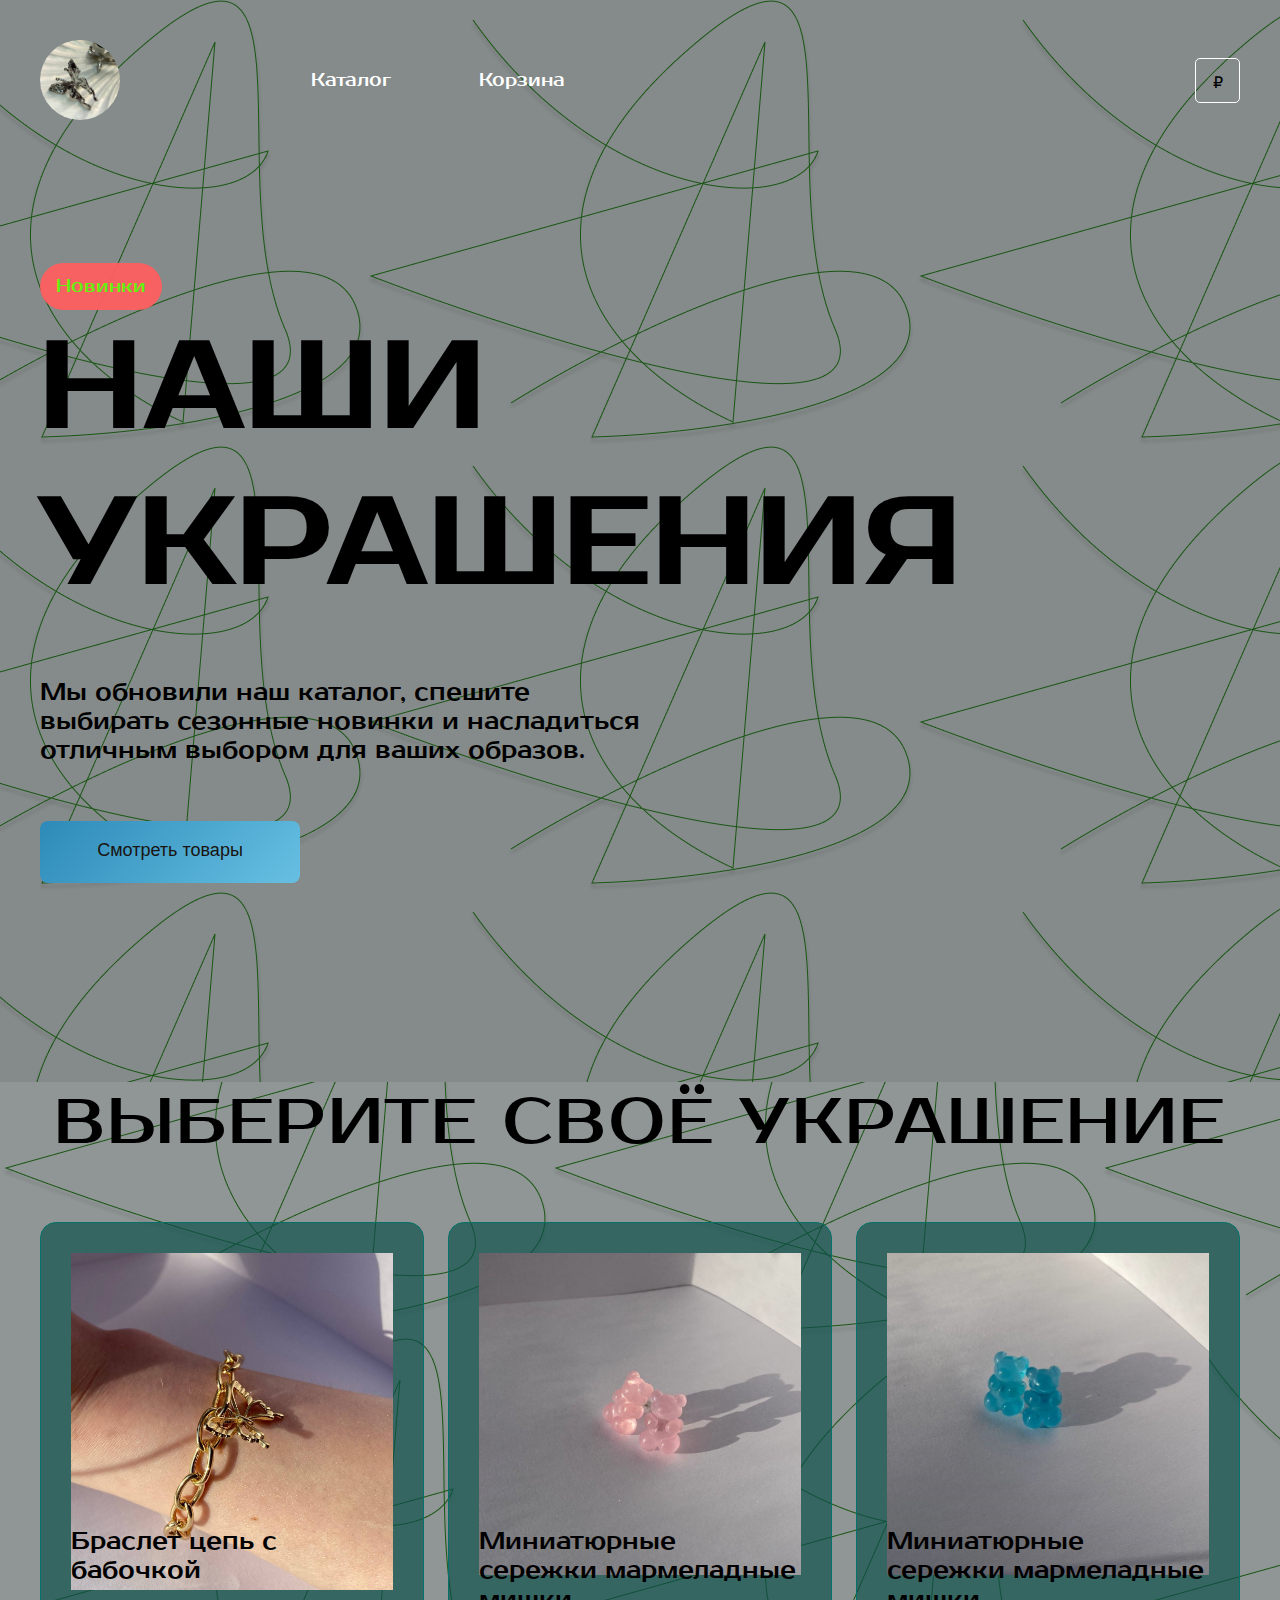
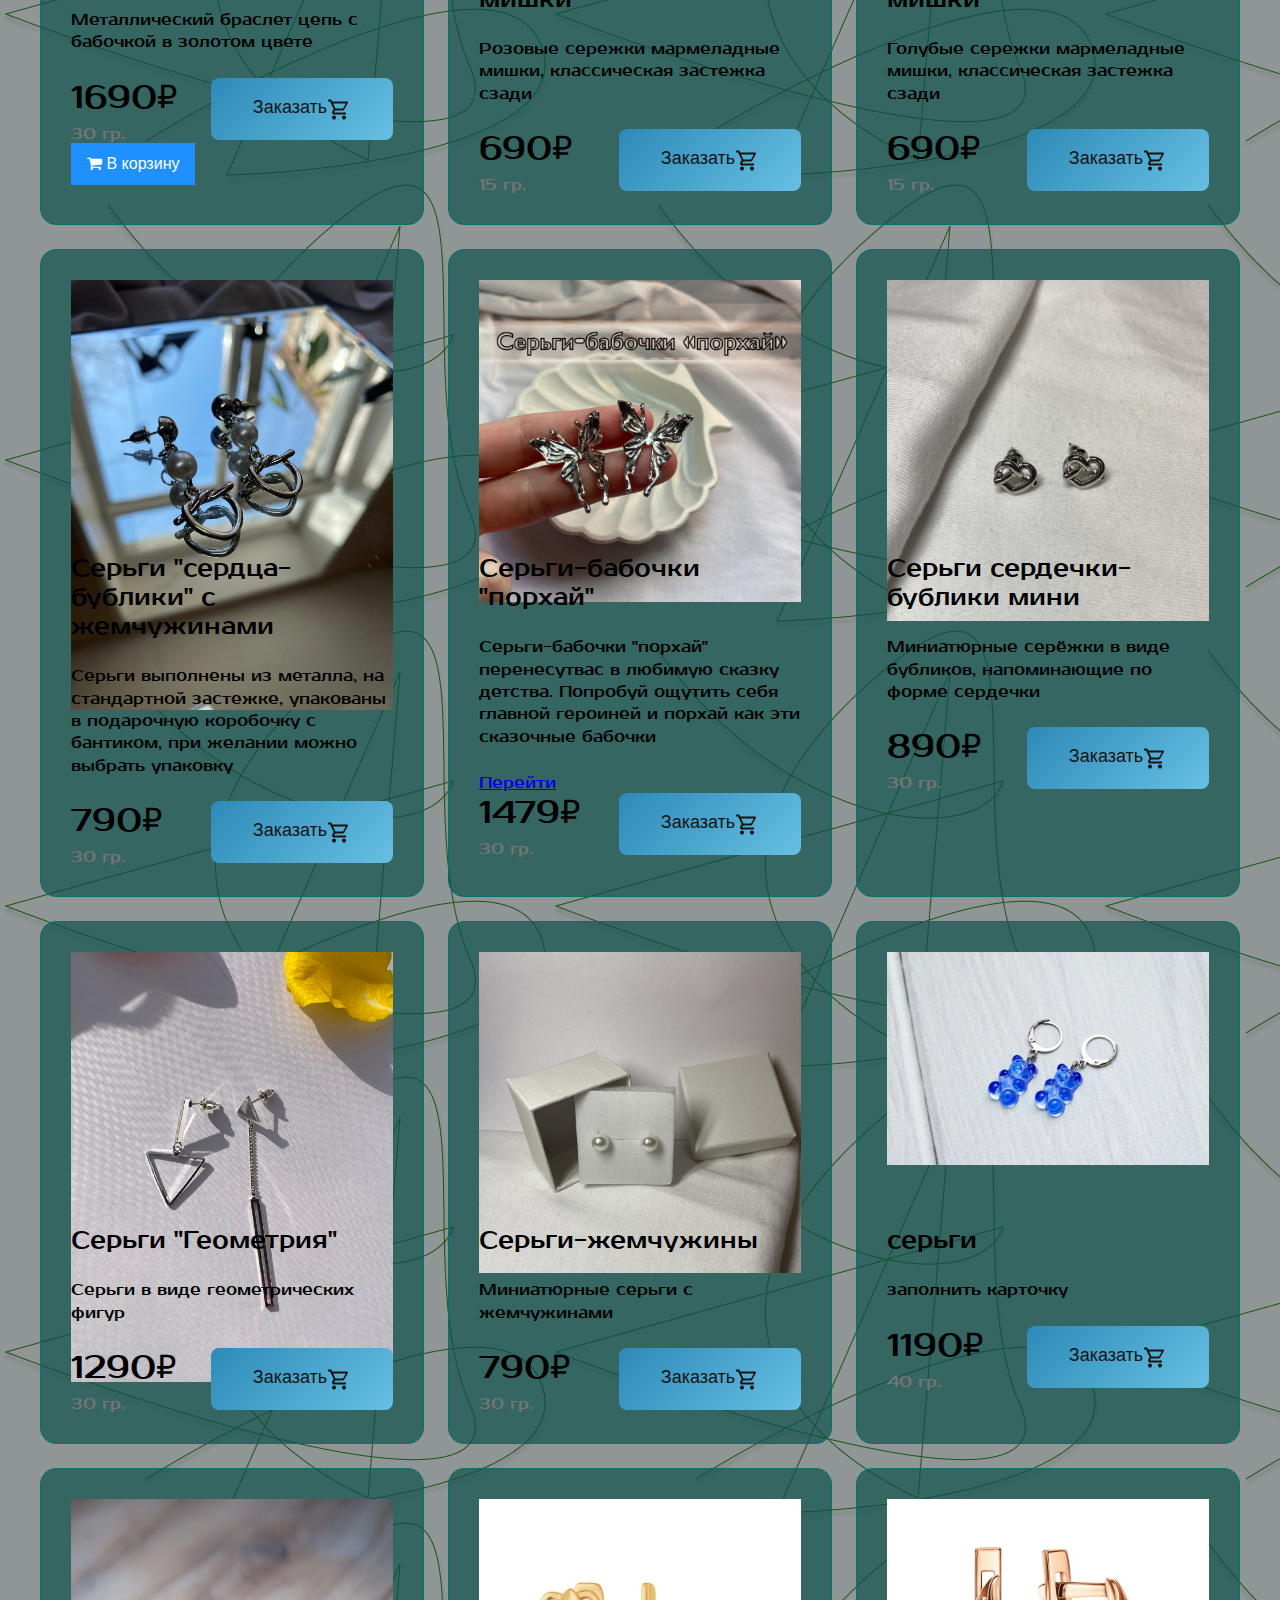
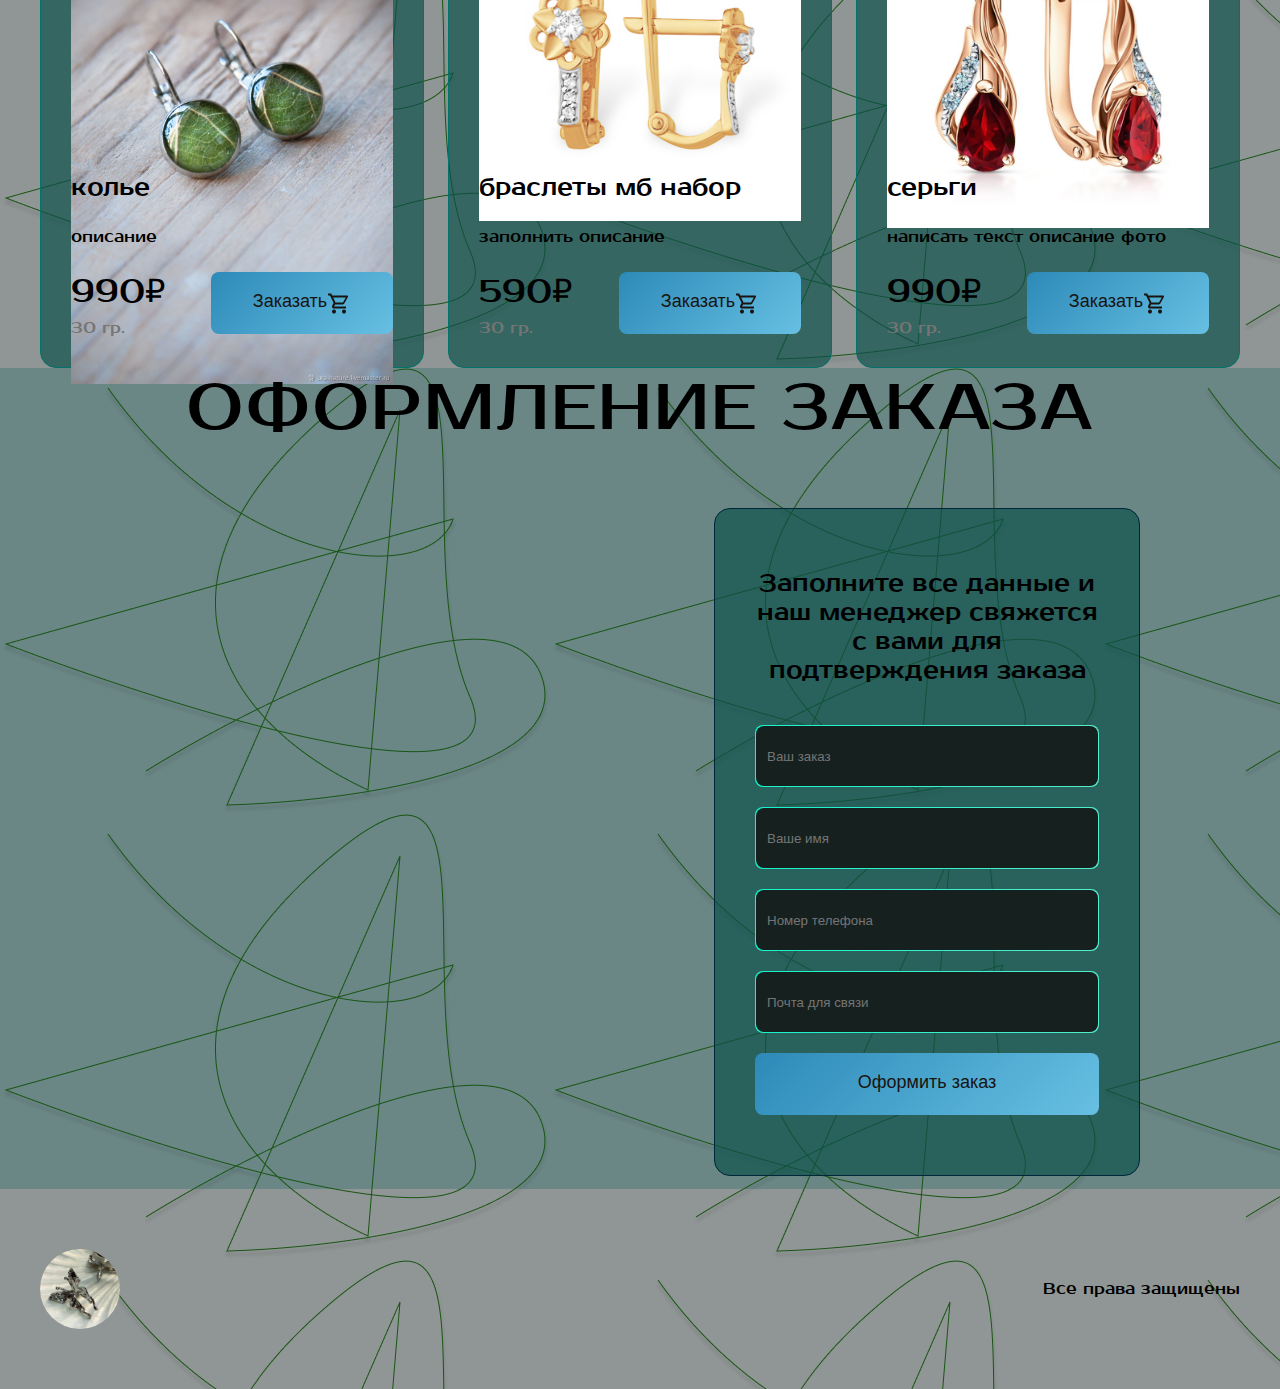
<file: index.html>
<!DOCTYPE html>
<html lang="en">

<head>
    <meta charset="UTF-8">
    <meta name="viewport" content="width=device-width, initial-scale=1">
    <title>Магазин украшений</title>
    <link rel="stylesheet" href="styles/styles.css">
    <link rel="stylesheet" href="https://cdnjs.cloudflare.com/ajax/libs/font-awesome/4.7.0/css/font-awesome.min.css">
    <link rel="preconnect" href="https://fonts.googleapis.com">
    <link rel="preconnect" href="https://fonts.gstatic.com" crossorigin>
    <link href="https://fonts.googleapis.com/css2?family=Days+One&family=Dela+Gothic+One&family=Montserrat+Alternates:ital,wght@0,100;0,200;0,300;0,400;0,500;0,600;0,700;0,800;0,900;1,100;1,200;1,300;1,400;1,500;1,600;1,700;1,800;1,900&family=Playfair+Display:ital,wght@0,400..900;1,400..900&family=Prosto+One&family=Russo+One&display=swap" rel="stylesheet">
</head>

<body>

    <section class="main">
        <header class="header">
            <div class="container">

                <div class="logo">
                    <img src="images/logo_butterfly.jpg" alt="Logo" width="100%">
                </div>

                <nav class="menu">
                    <ul class="menu-list">
                        <!-- <li class="menu-item">
                            <a data-link="why">Почему мы?</a>
                        </li> -->
                        <li class="menu-item">
                            <a data-link="products">Каталог</a>
                        </li>
                        <!-- <li class="menu-item">
                            <a data-link="order">Оформление заказа</a>
                        </li> -->
                        <li class="menu-item">
                            <a data-link="basket" href="basket.html">Корзина</a>
                        </li>
                    </ul>
                </nav>

                <div class="currency" title="Изменить валюту" id="change-currency">₽</div>
                <!-- <div class="pagination-info"> -->
                    <!-- <span> -->
                        <!-- Валюта
                        <select name="per-page" class="per-page-btn">
                            <option>Рубли</option>
                            <option selected>$</option>
                            <option>Евро</option> -->
                            <!-- <option>20</option>
                            <option>25</option>
                            <option>50</option>
                            <option>100</option> -->
                        <!-- </select> -->
                    <!-- </span> -->
                    <!-- <span class="current-interval-info">
                        Показаны записи с <span class="current-interval-start">1</span> по <span class="current-interval-end">10</span> из <span class="total-count">190</span>
                    </span> -->
                <!-- </div> -->

            </div>
        </header>

        <section class="main-content">
            <div class="container">
                <div class="main-info">
                    <span class="main-small-info">Новинки</span>
                    <h1 class="main-title">Наши украшения</h1>
                    <p class="main-text">Мы обновили наш каталог, спешите выбирать сезонные новинки и насладиться
                        отличным выбором для ваших образов.</p>
                    <div class="main-action">
                        <button class="button" id="main-action-button">Смотреть товары</button>
                    </div>
                </div>
                <!-- <img src="images/main_burger.png" alt="Big Burger" class="main-image"> -->
            </div>
        </section>
    </section>

    <!-- <section class="why" id="why">
        <div class="container">
            <div class="why-title common-title">почему нас выбирают </div>
            <div class="why-items">
                <div class="why-item"><img src="images/burger.png" alt="burger" class="why-item-image">
                    <div class="why-item-title">Авторские рецепты</div>
                    <div class="why-item-text">Наши бургеры обладают уникальным сочетанием вкусов и не похожи
                        ни на какие
                        другие. Мы тщательно отбираем лучшие ингредиенты и сочетания вкусов для нашего меню.</div>
                </div>
                <div class="why-item"><img src="images/meat.png" alt="meat" class="why-item-image">
                    <div class="why-item-title">Мраморная говядина</div>
                    <div class="why-item-text">Для наших бургеров мы используем отборную 100% мраморную говядину,
                        которую
                        закупаем исключительно у фермеров. Мы уверены в качестве нашего мяса.</div>
                </div>
                <div class="why-item"><img src="images/truck.png" alt="truck" class="why-item-image">
                    <div class="why-item-title">Быстрая доставка</div>
                    <div class="why-item-text">Мы доставляем в пределах МКАД за 30 минут, а если не успеем — доставка
                        бесплатно. Мы тщательно упаковываем наши бургеры, чтобы по дороге они не остыли.</div>
                </div>
            </div>
        </div>
    </section> -->

    <section class="products" id="products">
        <div class="container">
            <div class="products-title common-title">Выберите своё украшение</div>
            <div class="products-items">

                <div class="products-item">
                    <div class="products-item-image"><img src="images/bracelet2.jpg" alt="Jewelry 1"></div>
                    <div class="products-item-title">Браслет цепь с бабочкой</div>
                    <div class="products-item-text">Металлический браслет цепь с бабочкой в золотом цвете</div>
                    <div class="products-item-extra">
                        <div class="products-item-info">
                            <div class="products-item-price" data-base-price="1690">1690₽</div>
                            <div class="products-item-weight">30 гр.</div>
                            <!-- <button class="button" id="go-to-basket">В корзину</button> -->
                            <!-- <button class="btn-ens-action btn-ens-style" id="go-to-basket" data-rel="4a9f99dc105">
                                В корзину
                            </button> -->
                            <button class="btn" id="go-to-basket"><i class="fa fa-shopping-cart"></i>
                                В корзину
                            </button>
                        </div>
                        <div class="products-item-action">
                            <button class="button product-button">
                                <span>Заказать</span>
                                <span><svg width="24" height="25" viewBox="0 0 24 25" fill="none"
                                        xmlns="http://www.w3.org/2000/svg">
                                        <!-- вот этот path рисует корзину после слова заказать -->
                                        <path
                                            d="M17 18.5C17.5304 18.5 18.0391 18.7107 18.4142 19.0858C18.7893 19.4609 19 19.9696 19 20.5C19 21.0304 18.7893 21.5391 18.4142 21.9142C18.0391 22.2893 17.5304 22.5 17 22.5C16.4696 22.5 15.9609 22.2893 15.5858 21.9142C15.2107 21.5391 15 21.0304 15 20.5C15 19.39 15.89 18.5 17 18.5ZM1 2.5H4.27L5.21 4.5H20C20.2652 4.5 20.5196 4.60536 20.7071 4.79289C20.8946 4.98043 21 5.23478 21 5.5C21 5.67 20.95 5.84 20.88 6L17.3 12.47C16.96 13.08 16.3 13.5 15.55 13.5H8.1L7.2 15.13L7.17 15.25C7.17 15.3163 7.19634 15.3799 7.24322 15.4268C7.29011 15.4737 7.3537 15.5 7.42 15.5H19V17.5H7C6.46957 17.5 5.96086 17.2893 5.58579 16.9142C5.21071 16.5391 5 16.0304 5 15.5C5 15.15 5.09 14.82 5.24 14.54L6.6 12.09L3 4.5H1V2.5ZM7 18.5C7.53043 18.5 8.03914 18.7107 8.41421 19.0858C8.78929 19.4609 9 19.9696 9 20.5C9 21.0304 8.78929 21.5391 8.41421 21.9142C8.03914 22.2893 7.53043 22.5 7 22.5C6.46957 22.5 5.96086 22.2893 5.58579 21.9142C5.21071 21.5391 5 21.0304 5 20.5C5 19.39 5.89 18.5 7 18.5ZM16 11.5L18.78 6.5H6.14L8.5 11.5H16Z"
                                            fill="#191411" />
                                    </svg></span>
                            </button>
                        </div>
                    </div>
                </div>

                <div class="products-item">
                    <div class="products-item-image"><img src="images/bears_pink.jpg" alt="Jewelry 2"></div>
                    <div class="products-item-title">Миниатюрные сережки мармеладные мишки</div>
                    <div class="products-item-text">Розовые сережки мармеладные мишки, классическая застежка сзади</div>
                    <div class="products-item-extra">
                        <div class="products-item-info">
                            <div class="products-item-price" data-base-price="690">690₽</div>
                            <div class="products-item-weight">15 гр.</div>
                        </div>
                        <div class="products-item-action">
                            <button class="button product-button">
                                <span>Заказать</span>
                                <span><svg width="24" height="25" viewBox="0 0 24 25" fill="none"
                                        xmlns="http://www.w3.org/2000/svg">
                                        <path
                                            d="M17 18.5C17.5304 18.5 18.0391 18.7107 18.4142 19.0858C18.7893 19.4609 19 19.9696 19 20.5C19 21.0304 18.7893 21.5391 18.4142 21.9142C18.0391 22.2893 17.5304 22.5 17 22.5C16.4696 22.5 15.9609 22.2893 15.5858 21.9142C15.2107 21.5391 15 21.0304 15 20.5C15 19.39 15.89 18.5 17 18.5ZM1 2.5H4.27L5.21 4.5H20C20.2652 4.5 20.5196 4.60536 20.7071 4.79289C20.8946 4.98043 21 5.23478 21 5.5C21 5.67 20.95 5.84 20.88 6L17.3 12.47C16.96 13.08 16.3 13.5 15.55 13.5H8.1L7.2 15.13L7.17 15.25C7.17 15.3163 7.19634 15.3799 7.24322 15.4268C7.29011 15.4737 7.3537 15.5 7.42 15.5H19V17.5H7C6.46957 17.5 5.96086 17.2893 5.58579 16.9142C5.21071 16.5391 5 16.0304 5 15.5C5 15.15 5.09 14.82 5.24 14.54L6.6 12.09L3 4.5H1V2.5ZM7 18.5C7.53043 18.5 8.03914 18.7107 8.41421 19.0858C8.78929 19.4609 9 19.9696 9 20.5C9 21.0304 8.78929 21.5391 8.41421 21.9142C8.03914 22.2893 7.53043 22.5 7 22.5C6.46957 22.5 5.96086 22.2893 5.58579 21.9142C5.21071 21.5391 5 21.0304 5 20.5C5 19.39 5.89 18.5 7 18.5ZM16 11.5L18.78 6.5H6.14L8.5 11.5H16Z"
                                            fill="#191411" />
                                    </svg></span>
                            </button>
                        </div>
                    </div>
                </div>

                <div class="products-item">
                    <div class="products-item-image"><img src="images/bears_blue.jpg" alt="Jewelry 3"></div>
                    <div class="products-item-title">Миниатюрные сережки мармеладные мишки</div>
                    <div class="products-item-text">Голубые сережки мармеладные мишки, классическая застежка сзади</div>
                    <div class="products-item-extra">
                        <div class="products-item-info">
                            <div class="products-item-price" data-base-price="690">690₽</div>
                            <div class="products-item-weight">15 гр.</div>
                        </div>
                        <div class="products-item-action">
                            <button class="button product-button">
                                <span>Заказать</span>
                                <span><svg width="24" height="25" viewBox="0 0 24 25" fill="none"
                                        xmlns="http://www.w3.org/2000/svg">
                                        <path
                                            d="M17 18.5C17.5304 18.5 18.0391 18.7107 18.4142 19.0858C18.7893 19.4609 19 19.9696 19 20.5C19 21.0304 18.7893 21.5391 18.4142 21.9142C18.0391 22.2893 17.5304 22.5 17 22.5C16.4696 22.5 15.9609 22.2893 15.5858 21.9142C15.2107 21.5391 15 21.0304 15 20.5C15 19.39 15.89 18.5 17 18.5ZM1 2.5H4.27L5.21 4.5H20C20.2652 4.5 20.5196 4.60536 20.7071 4.79289C20.8946 4.98043 21 5.23478 21 5.5C21 5.67 20.95 5.84 20.88 6L17.3 12.47C16.96 13.08 16.3 13.5 15.55 13.5H8.1L7.2 15.13L7.17 15.25C7.17 15.3163 7.19634 15.3799 7.24322 15.4268C7.29011 15.4737 7.3537 15.5 7.42 15.5H19V17.5H7C6.46957 17.5 5.96086 17.2893 5.58579 16.9142C5.21071 16.5391 5 16.0304 5 15.5C5 15.15 5.09 14.82 5.24 14.54L6.6 12.09L3 4.5H1V2.5ZM7 18.5C7.53043 18.5 8.03914 18.7107 8.41421 19.0858C8.78929 19.4609 9 19.9696 9 20.5C9 21.0304 8.78929 21.5391 8.41421 21.9142C8.03914 22.2893 7.53043 22.5 7 22.5C6.46957 22.5 5.96086 22.2893 5.58579 21.9142C5.21071 21.5391 5 21.0304 5 20.5C5 19.39 5.89 18.5 7 18.5ZM16 11.5L18.78 6.5H6.14L8.5 11.5H16Z"
                                            fill="#191411" />
                                    </svg></span>
                            </button>
                        </div>
                    </div>
                </div>

                <div class="products-item">
                    <div class="products-item-image"><img src="images/earrings_heart.jpg" alt="Jewelry 4"></div>
                    <div class="products-item-title">Серьги "сердца-бублики" с жемчужинами</div>

                    <div class="products-item-text">Серьги выполнены из металла, на стандартной застежке, упакованы в подарочную 
                        коробочку с бантиком, при желании можно выбрать упаковку</div>
                    <div class="products-item-extra">
                        <div class="products-item-info">
                            <div class="products-item-price" data-base-price="790">790₽</div>
                            <div class="products-item-weight">30 гр.</div>
                        </div>
                        <div class="products-item-action">
                            <button class="button product-button">
                                <span>Заказать</span>
                                <span><svg width="24" height="25" viewBox="0 0 24 25" fill="none"
                                        xmlns="http://www.w3.org/2000/svg">
                                        <path
                                            d="M17 18.5C17.5304 18.5 18.0391 18.7107 18.4142 19.0858C18.7893 19.4609 19 19.9696 19 20.5C19 21.0304 18.7893 21.5391 18.4142 21.9142C18.0391 22.2893 17.5304 22.5 17 22.5C16.4696 22.5 15.9609 22.2893 15.5858 21.9142C15.2107 21.5391 15 21.0304 15 20.5C15 19.39 15.89 18.5 17 18.5ZM1 2.5H4.27L5.21 4.5H20C20.2652 4.5 20.5196 4.60536 20.7071 4.79289C20.8946 4.98043 21 5.23478 21 5.5C21 5.67 20.95 5.84 20.88 6L17.3 12.47C16.96 13.08 16.3 13.5 15.55 13.5H8.1L7.2 15.13L7.17 15.25C7.17 15.3163 7.19634 15.3799 7.24322 15.4268C7.29011 15.4737 7.3537 15.5 7.42 15.5H19V17.5H7C6.46957 17.5 5.96086 17.2893 5.58579 16.9142C5.21071 16.5391 5 16.0304 5 15.5C5 15.15 5.09 14.82 5.24 14.54L6.6 12.09L3 4.5H1V2.5ZM7 18.5C7.53043 18.5 8.03914 18.7107 8.41421 19.0858C8.78929 19.4609 9 19.9696 9 20.5C9 21.0304 8.78929 21.5391 8.41421 21.9142C8.03914 22.2893 7.53043 22.5 7 22.5C6.46957 22.5 5.96086 22.2893 5.58579 21.9142C5.21071 21.5391 5 21.0304 5 20.5C5 19.39 5.89 18.5 7 18.5ZM16 11.5L18.78 6.5H6.14L8.5 11.5H16Z"
                                            fill="#191411" />
                                    </svg></span>
                            </button>
                        </div>
                    </div>
                </div>

                <div class="products-item">
                    <div class="products-item-image"><img src="images/butterfly_fairy.jpg" alt="Jewelry 5"></div>
                    <div class="products-item-title">Серьги-бабочки "порхай"</div>
                    <div class="products-item-text">Серьги-бабочки "порхай" перенесутвас в любимую сказку детства. Попробуй ощутить 
                        себя главной героиней и порхай как эти сказочные бабочки</div>
                        <a href="butterfly_fairy.html" color="#FA8072">Перейти</a>
                    <div class="products-item-extra">
                        <div class="products-item-info">
                            <div class="products-item-price" data-base-price="1479">1479₽</div>
                            <div class="products-item-weight">30 гр.</div>
                        </div>
                        <div class="products-item-action">
                            <button class="button product-button">
                                <span>Заказать</span>
                                <span><svg width="24" height="25" viewBox="0 0 24 25" fill="none"
                                        xmlns="http://www.w3.org/2000/svg">
                                        <path
                                            d="M17 18.5C17.5304 18.5 18.0391 18.7107 18.4142 19.0858C18.7893 19.4609 19 19.9696 19 20.5C19 21.0304 18.7893 21.5391 18.4142 21.9142C18.0391 22.2893 17.5304 22.5 17 22.5C16.4696 22.5 15.9609 22.2893 15.5858 21.9142C15.2107 21.5391 15 21.0304 15 20.5C15 19.39 15.89 18.5 17 18.5ZM1 2.5H4.27L5.21 4.5H20C20.2652 4.5 20.5196 4.60536 20.7071 4.79289C20.8946 4.98043 21 5.23478 21 5.5C21 5.67 20.95 5.84 20.88 6L17.3 12.47C16.96 13.08 16.3 13.5 15.55 13.5H8.1L7.2 15.13L7.17 15.25C7.17 15.3163 7.19634 15.3799 7.24322 15.4268C7.29011 15.4737 7.3537 15.5 7.42 15.5H19V17.5H7C6.46957 17.5 5.96086 17.2893 5.58579 16.9142C5.21071 16.5391 5 16.0304 5 15.5C5 15.15 5.09 14.82 5.24 14.54L6.6 12.09L3 4.5H1V2.5ZM7 18.5C7.53043 18.5 8.03914 18.7107 8.41421 19.0858C8.78929 19.4609 9 19.9696 9 20.5C9 21.0304 8.78929 21.5391 8.41421 21.9142C8.03914 22.2893 7.53043 22.5 7 22.5C6.46957 22.5 5.96086 22.2893 5.58579 21.9142C5.21071 21.5391 5 21.0304 5 20.5C5 19.39 5.89 18.5 7 18.5ZM16 11.5L18.78 6.5H6.14L8.5 11.5H16Z"
                                            fill="#191411" />
                                    </svg></span>
                            </button>
                        </div>
                    </div>
                </div>

                <div class="products-item">
                    <div class="products-item-image"><img src="images/hearts.jpg" alt="Jewelry 6"></div>
                    <div class="products-item-title">Серьги сердечки-бублики мини</div>
                    <div class="products-item-text">Миниатюрные серёжки в виде бубликов, напоминающие по форме сердечки</div>
                    <div class="products-item-extra">
                        <div class="products-item-info">
                            <div class="products-item-price" data-base-price="890">890₽</div>
                            <div class="products-item-weight">30 гр.</div>
                        </div>
                        <div class="products-item-action">
                            <button class="button product-button">
                                <span>Заказать</span>
                                <span><svg width="24" height="25" viewBox="0 0 24 25" fill="none"
                                        xmlns="http://www.w3.org/2000/svg">
                                        <path
                                            d="M17 18.5C17.5304 18.5 18.0391 18.7107 18.4142 19.0858C18.7893 19.4609 19 19.9696 19 20.5C19 21.0304 18.7893 21.5391 18.4142 21.9142C18.0391 22.2893 17.5304 22.5 17 22.5C16.4696 22.5 15.9609 22.2893 15.5858 21.9142C15.2107 21.5391 15 21.0304 15 20.5C15 19.39 15.89 18.5 17 18.5ZM1 2.5H4.27L5.21 4.5H20C20.2652 4.5 20.5196 4.60536 20.7071 4.79289C20.8946 4.98043 21 5.23478 21 5.5C21 5.67 20.95 5.84 20.88 6L17.3 12.47C16.96 13.08 16.3 13.5 15.55 13.5H8.1L7.2 15.13L7.17 15.25C7.17 15.3163 7.19634 15.3799 7.24322 15.4268C7.29011 15.4737 7.3537 15.5 7.42 15.5H19V17.5H7C6.46957 17.5 5.96086 17.2893 5.58579 16.9142C5.21071 16.5391 5 16.0304 5 15.5C5 15.15 5.09 14.82 5.24 14.54L6.6 12.09L3 4.5H1V2.5ZM7 18.5C7.53043 18.5 8.03914 18.7107 8.41421 19.0858C8.78929 19.4609 9 19.9696 9 20.5C9 21.0304 8.78929 21.5391 8.41421 21.9142C8.03914 22.2893 7.53043 22.5 7 22.5C6.46957 22.5 5.96086 22.2893 5.58579 21.9142C5.21071 21.5391 5 21.0304 5 20.5C5 19.39 5.89 18.5 7 18.5ZM16 11.5L18.78 6.5H6.14L8.5 11.5H16Z"
                                            fill="#191411" />
                                    </svg></span>
                            </button>
                        </div>
                    </div>
                </div>

                <div class="products-item">
                    <div class="products-item-image"><img src="images/geometry.jpg" alt="Jewelry 7"></div>
                    <div class="products-item-title">Серьги "Геометрия"</div>
                    <div class="products-item-text">Серьги в виде геометрических фигур</div>
                    <div class="products-item-extra">
                        <div class="products-item-info">
                            <div class="products-item-price" data-base-price="1290">1290₽</div>
                            <div class="products-item-weight">30 гр.</div>
                        </div>
                        <div class="products-item-action">
                            <button class="button product-button">
                                <span>Заказать</span>
                                <span><svg width="24" height="25" viewBox="0 0 24 25" fill="none"
                                        xmlns="http://www.w3.org/2000/svg">
                                        <path
                                            d="M17 18.5C17.5304 18.5 18.0391 18.7107 18.4142 19.0858C18.7893 19.4609 19 19.9696 19 20.5C19 21.0304 18.7893 21.5391 18.4142 21.9142C18.0391 22.2893 17.5304 22.5 17 22.5C16.4696 22.5 15.9609 22.2893 15.5858 21.9142C15.2107 21.5391 15 21.0304 15 20.5C15 19.39 15.89 18.5 17 18.5ZM1 2.5H4.27L5.21 4.5H20C20.2652 4.5 20.5196 4.60536 20.7071 4.79289C20.8946 4.98043 21 5.23478 21 5.5C21 5.67 20.95 5.84 20.88 6L17.3 12.47C16.96 13.08 16.3 13.5 15.55 13.5H8.1L7.2 15.13L7.17 15.25C7.17 15.3163 7.19634 15.3799 7.24322 15.4268C7.29011 15.4737 7.3537 15.5 7.42 15.5H19V17.5H7C6.46957 17.5 5.96086 17.2893 5.58579 16.9142C5.21071 16.5391 5 16.0304 5 15.5C5 15.15 5.09 14.82 5.24 14.54L6.6 12.09L3 4.5H1V2.5ZM7 18.5C7.53043 18.5 8.03914 18.7107 8.41421 19.0858C8.78929 19.4609 9 19.9696 9 20.5C9 21.0304 8.78929 21.5391 8.41421 21.9142C8.03914 22.2893 7.53043 22.5 7 22.5C6.46957 22.5 5.96086 22.2893 5.58579 21.9142C5.21071 21.5391 5 21.0304 5 20.5C5 19.39 5.89 18.5 7 18.5ZM16 11.5L18.78 6.5H6.14L8.5 11.5H16Z"
                                            fill="#191411" />
                                    </svg></span>
                            </button>
                        </div>
                    </div>
                </div>

                <div class="products-item">
                    <div class="products-item-image"><img src="images/pearls2.jpg" alt="Jewelry 8"></div>
                    <div class="products-item-title">Серьги-жемчужины</div>
                    <div class="products-item-text">Миниатюрные серьги с жемчужинами</div>
                    <div class="products-item-extra">
                        <div class="products-item-info">
                            <div class="products-item-price" data-base-price="790">790₽</div>
                            <div class="products-item-weight">30 гр.</div>
                        </div>
                        <div class="products-item-action">
                            <button class="button product-button">
                                <span>Заказать</span>
                                <span><svg width="24" height="25" viewBox="0 0 24 25" fill="none"
                                        xmlns="http://www.w3.org/2000/svg">
                                        <path
                                            d="M17 18.5C17.5304 18.5 18.0391 18.7107 18.4142 19.0858C18.7893 19.4609 19 19.9696 19 20.5C19 21.0304 18.7893 21.5391 18.4142 21.9142C18.0391 22.2893 17.5304 22.5 17 22.5C16.4696 22.5 15.9609 22.2893 15.5858 21.9142C15.2107 21.5391 15 21.0304 15 20.5C15 19.39 15.89 18.5 17 18.5ZM1 2.5H4.27L5.21 4.5H20C20.2652 4.5 20.5196 4.60536 20.7071 4.79289C20.8946 4.98043 21 5.23478 21 5.5C21 5.67 20.95 5.84 20.88 6L17.3 12.47C16.96 13.08 16.3 13.5 15.55 13.5H8.1L7.2 15.13L7.17 15.25C7.17 15.3163 7.19634 15.3799 7.24322 15.4268C7.29011 15.4737 7.3537 15.5 7.42 15.5H19V17.5H7C6.46957 17.5 5.96086 17.2893 5.58579 16.9142C5.21071 16.5391 5 16.0304 5 15.5C5 15.15 5.09 14.82 5.24 14.54L6.6 12.09L3 4.5H1V2.5ZM7 18.5C7.53043 18.5 8.03914 18.7107 8.41421 19.0858C8.78929 19.4609 9 19.9696 9 20.5C9 21.0304 8.78929 21.5391 8.41421 21.9142C8.03914 22.2893 7.53043 22.5 7 22.5C6.46957 22.5 5.96086 22.2893 5.58579 21.9142C5.21071 21.5391 5 21.0304 5 20.5C5 19.39 5.89 18.5 7 18.5ZM16 11.5L18.78 6.5H6.14L8.5 11.5H16Z"
                                            fill="#191411" />
                                    </svg></span>
                            </button>
                        </div>
                    </div>
                </div>

                <div class="products-item">
                    <div class="products-item-image"><img src="images/jew9.jpg" alt="Jewelry 9"></div>
                    <div class="products-item-title">серьги</div>
                    <div class="products-item-text">заполнить карточку</div>
                    <div class="products-item-extra">
                        <div class="products-item-info">
                            <div class="products-item-price" data-base-price="1190">1190₽</div>
                            <div class="products-item-weight">40 гр.</div>
                        </div>
                        <div class="products-item-action">
                            <button class="button product-button">
                                <span>Заказать</span>
                                <span><svg width="24" height="25" viewBox="0 0 24 25" fill="none"
                                        xmlns="http://www.w3.org/2000/svg">
                                        <path
                                            d="M17 18.5C17.5304 18.5 18.0391 18.7107 18.4142 19.0858C18.7893 19.4609 19 19.9696 19 20.5C19 21.0304 18.7893 21.5391 18.4142 21.9142C18.0391 22.2893 17.5304 22.5 17 22.5C16.4696 22.5 15.9609 22.2893 15.5858 21.9142C15.2107 21.5391 15 21.0304 15 20.5C15 19.39 15.89 18.5 17 18.5ZM1 2.5H4.27L5.21 4.5H20C20.2652 4.5 20.5196 4.60536 20.7071 4.79289C20.8946 4.98043 21 5.23478 21 5.5C21 5.67 20.95 5.84 20.88 6L17.3 12.47C16.96 13.08 16.3 13.5 15.55 13.5H8.1L7.2 15.13L7.17 15.25C7.17 15.3163 7.19634 15.3799 7.24322 15.4268C7.29011 15.4737 7.3537 15.5 7.42 15.5H19V17.5H7C6.46957 17.5 5.96086 17.2893 5.58579 16.9142C5.21071 16.5391 5 16.0304 5 15.5C5 15.15 5.09 14.82 5.24 14.54L6.6 12.09L3 4.5H1V2.5ZM7 18.5C7.53043 18.5 8.03914 18.7107 8.41421 19.0858C8.78929 19.4609 9 19.9696 9 20.5C9 21.0304 8.78929 21.5391 8.41421 21.9142C8.03914 22.2893 7.53043 22.5 7 22.5C6.46957 22.5 5.96086 22.2893 5.58579 21.9142C5.21071 21.5391 5 21.0304 5 20.5C5 19.39 5.89 18.5 7 18.5ZM16 11.5L18.78 6.5H6.14L8.5 11.5H16Z"
                                            fill="#191411" />
                                    </svg></span>
                            </button>
                        </div>
                    </div>
                </div>

                <div class="products-item">
                    <div class="products-item-image"><img src="images/jew10.jpg" alt="Jewelry 10"></div>
                    <div class="products-item-title">колье</div>
                    <div class="products-item-text">описание</div>
                    <div class="products-item-extra">
                        <div class="products-item-info">
                            <div class="products-item-price" data-base-price="990">990₽</div>
                            <div class="products-item-weight">30 гр.</div>
                        </div>
                        <div class="products-item-action">
                            <button class="button product-button">
                                <span>Заказать</span>
                                <span><svg width="24" height="25" viewBox="0 0 24 25" fill="none"
                                        xmlns="http://www.w3.org/2000/svg">
                                        <path
                                            d="M17 18.5C17.5304 18.5 18.0391 18.7107 18.4142 19.0858C18.7893 19.4609 19 19.9696 19 20.5C19 21.0304 18.7893 21.5391 18.4142 21.9142C18.0391 22.2893 17.5304 22.5 17 22.5C16.4696 22.5 15.9609 22.2893 15.5858 21.9142C15.2107 21.5391 15 21.0304 15 20.5C15 19.39 15.89 18.5 17 18.5ZM1 2.5H4.27L5.21 4.5H20C20.2652 4.5 20.5196 4.60536 20.7071 4.79289C20.8946 4.98043 21 5.23478 21 5.5C21 5.67 20.95 5.84 20.88 6L17.3 12.47C16.96 13.08 16.3 13.5 15.55 13.5H8.1L7.2 15.13L7.17 15.25C7.17 15.3163 7.19634 15.3799 7.24322 15.4268C7.29011 15.4737 7.3537 15.5 7.42 15.5H19V17.5H7C6.46957 17.5 5.96086 17.2893 5.58579 16.9142C5.21071 16.5391 5 16.0304 5 15.5C5 15.15 5.09 14.82 5.24 14.54L6.6 12.09L3 4.5H1V2.5ZM7 18.5C7.53043 18.5 8.03914 18.7107 8.41421 19.0858C8.78929 19.4609 9 19.9696 9 20.5C9 21.0304 8.78929 21.5391 8.41421 21.9142C8.03914 22.2893 7.53043 22.5 7 22.5C6.46957 22.5 5.96086 22.2893 5.58579 21.9142C5.21071 21.5391 5 21.0304 5 20.5C5 19.39 5.89 18.5 7 18.5ZM16 11.5L18.78 6.5H6.14L8.5 11.5H16Z"
                                            fill="#191411" />
                                    </svg></span>
                            </button>
                        </div>
                    </div>
                </div>

                <div class="products-item">
                    <div class="products-item-image"><img src="images/jew11.jpg" alt="Jewelry 11"></div>
                    <div class="products-item-title">браслеты мб набор</div>
                    <div class="products-item-text">заполнить описание</div>
                    <div class="products-item-extra">
                        <div class="products-item-info">
                            <div class="products-item-price" data-base-price="590">590₽</div>
                            <div class="products-item-weight">30 гр.</div>
                        </div>
                        <div class="products-item-action">
                            <button class="button product-button">
                                <span>Заказать</span>
                                <span><svg width="24" height="25" viewBox="0 0 24 25" fill="none"
                                        xmlns="http://www.w3.org/2000/svg">
                                        <path
                                            d="M17 18.5C17.5304 18.5 18.0391 18.7107 18.4142 19.0858C18.7893 19.4609 19 19.9696 19 20.5C19 21.0304 18.7893 21.5391 18.4142 21.9142C18.0391 22.2893 17.5304 22.5 17 22.5C16.4696 22.5 15.9609 22.2893 15.5858 21.9142C15.2107 21.5391 15 21.0304 15 20.5C15 19.39 15.89 18.5 17 18.5ZM1 2.5H4.27L5.21 4.5H20C20.2652 4.5 20.5196 4.60536 20.7071 4.79289C20.8946 4.98043 21 5.23478 21 5.5C21 5.67 20.95 5.84 20.88 6L17.3 12.47C16.96 13.08 16.3 13.5 15.55 13.5H8.1L7.2 15.13L7.17 15.25C7.17 15.3163 7.19634 15.3799 7.24322 15.4268C7.29011 15.4737 7.3537 15.5 7.42 15.5H19V17.5H7C6.46957 17.5 5.96086 17.2893 5.58579 16.9142C5.21071 16.5391 5 16.0304 5 15.5C5 15.15 5.09 14.82 5.24 14.54L6.6 12.09L3 4.5H1V2.5ZM7 18.5C7.53043 18.5 8.03914 18.7107 8.41421 19.0858C8.78929 19.4609 9 19.9696 9 20.5C9 21.0304 8.78929 21.5391 8.41421 21.9142C8.03914 22.2893 7.53043 22.5 7 22.5C6.46957 22.5 5.96086 22.2893 5.58579 21.9142C5.21071 21.5391 5 21.0304 5 20.5C5 19.39 5.89 18.5 7 18.5ZM16 11.5L18.78 6.5H6.14L8.5 11.5H16Z"
                                            fill="#191411" />
                                    </svg></span>
                            </button>
                        </div>
                    </div>
                </div>

                <div class="products-item">
                    <div class="products-item-image"><img src="images/jew12.jpg" alt="Jewelry 12"></div>
                    <div class="products-item-title">серьги</div>
                    <div class="products-item-text">написать текст описание фото</div>
                    <div class="products-item-extra">
                        <div class="products-item-info">
                            <div class="products-item-price" data-base-price="990">990₽</div>
                            <div class="products-item-weight">30 гр.</div>
                        </div>
                        <div class="products-item-action">
                            <button class="button product-button">
                                <span>Заказать</span>
                                <span><svg width="24" height="25" viewBox="0 0 24 25" fill="none"
                                        xmlns="http://www.w3.org/2000/svg">
                                        <path
                                            d="M17 18.5C17.5304 18.5 18.0391 18.7107 18.4142 19.0858C18.7893 19.4609 19 19.9696 19 20.5C19 21.0304 18.7893 21.5391 18.4142 21.9142C18.0391 22.2893 17.5304 22.5 17 22.5C16.4696 22.5 15.9609 22.2893 15.5858 21.9142C15.2107 21.5391 15 21.0304 15 20.5C15 19.39 15.89 18.5 17 18.5ZM1 2.5H4.27L5.21 4.5H20C20.2652 4.5 20.5196 4.60536 20.7071 4.79289C20.8946 4.98043 21 5.23478 21 5.5C21 5.67 20.95 5.84 20.88 6L17.3 12.47C16.96 13.08 16.3 13.5 15.55 13.5H8.1L7.2 15.13L7.17 15.25C7.17 15.3163 7.19634 15.3799 7.24322 15.4268C7.29011 15.4737 7.3537 15.5 7.42 15.5H19V17.5H7C6.46957 17.5 5.96086 17.2893 5.58579 16.9142C5.21071 16.5391 5 16.0304 5 15.5C5 15.15 5.09 14.82 5.24 14.54L6.6 12.09L3 4.5H1V2.5ZM7 18.5C7.53043 18.5 8.03914 18.7107 8.41421 19.0858C8.78929 19.4609 9 19.9696 9 20.5C9 21.0304 8.78929 21.5391 8.41421 21.9142C8.03914 22.2893 7.53043 22.5 7 22.5C6.46957 22.5 5.96086 22.2893 5.58579 21.9142C5.21071 21.5391 5 21.0304 5 20.5C5 19.39 5.89 18.5 7 18.5ZM16 11.5L18.78 6.5H6.14L8.5 11.5H16Z"
                                            fill="#191411" />
                                    </svg></span>
                            </button>
                        </div>
                    </div>
                </div>
            </div>
        </div>
    </section>

    <section class="order" id="order">
        <div class="container">
            <div class="order-title common-title">Оформление заказа</div>
            <!-- <img src="images/inbox.jpg" width="30%" alt="order in the box" class="order-image"> -->
            <!-- <img src="images/order.png" width="15%" position="top left" class="order-image"> -->



            <div class="order-form">
                <div class="order-form-text">Заполните все данные и наш менеджер свяжется с вами для подтверждения
                    заказа</div>
                <div class="order-form-inputs">

                    <div class="order-form-input">
                        <input type="text" placeholder="Ваш заказ" id="burger">
                    </div>

                    <div class="order-form-input">
                        <input type="text" placeholder="Ваше имя" id="name">
                    </div>

                    <div class="order-form-input">
                        <input type="text" placeholder="Номер телефона" id="phone">
                    </div>

                    <div class="order-form-input">
                        <input type="text" placeholder="Почта для связи" id="email">
                    </div>

                    <button class="button" id="order-action">Оформить заказ</button>
              
                </div>
            </div>
        </div>
    </section>

    <footer class="footer">
        <div class="container">

            <div class="logo">
                <img src="images/logo_butterfly.jpg" alt="Logo">
            </div>

            <div class="rights">Все права защищены</div>

        </div>
    </footer>

    <script src="scripts/script.js"></script>
</body>

</html>
</file>
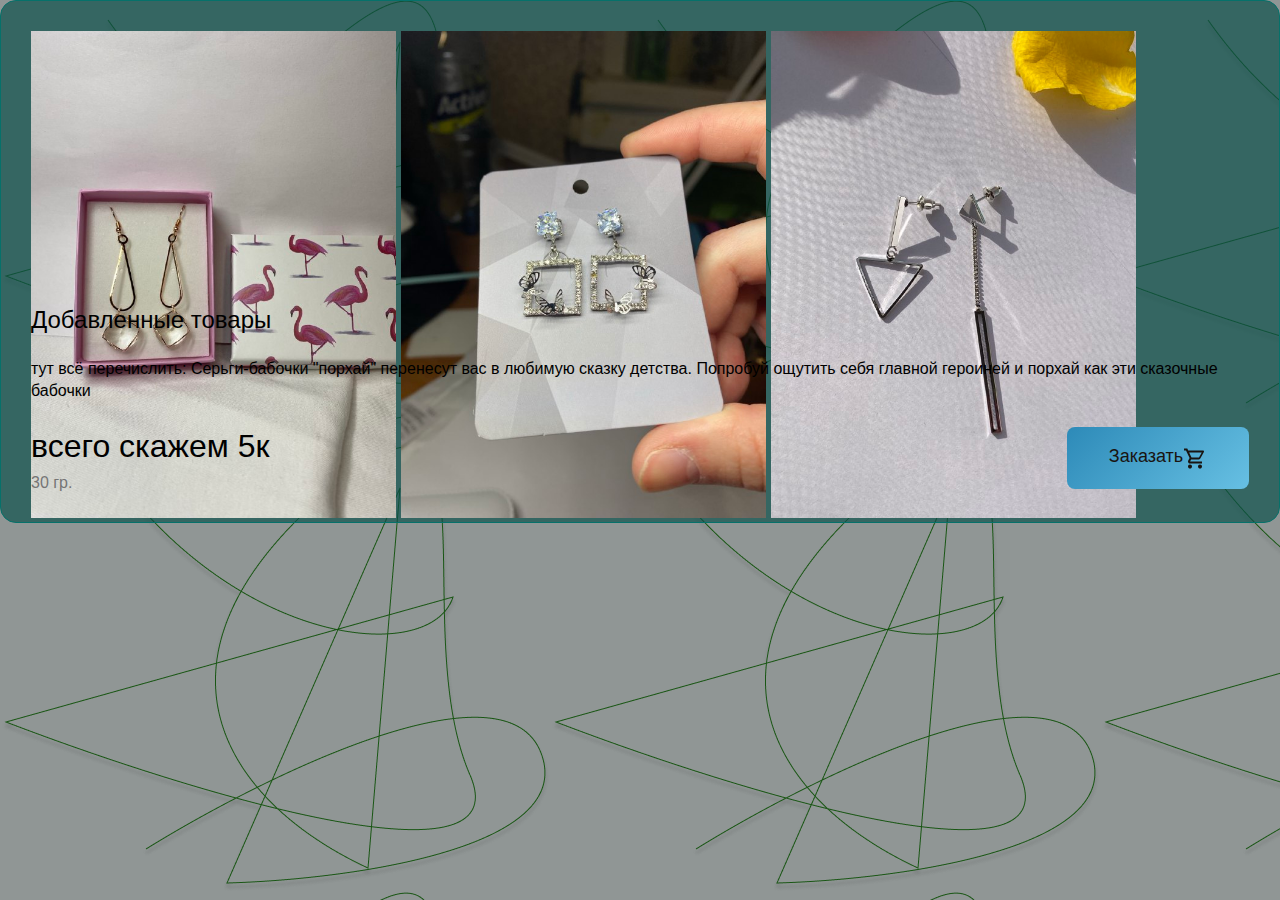
<file: basket.html>
<!DOCTYPE html>
<html lang="en">

<head>
    <meta charset="UTF-8">
    <meta name="viewport" content="width=device-width, initial-scale=1.0">
    <title>Корзина</title>
    <link rel="stylesheet" href="styles/styles.css">
</head>

<body>
    <div class="products-item">
        <div class="products-item-image"><img src="images/big_brilliant.jpg" width="30%" alt="Jewelry 5">
        <img src="images/butterfly_square.jpg" width="30%" alt="Jewelry 5">
        <img src="images/geometry.jpg" width="30%" alt="Jewelry 5">
        </div>
        <div class="products-item-title">Добавленные товары</div>
        <div class="products-item-text">тут всё перечислить: Серьги-бабочки "порхай" перенесут вас в любимую сказку детства. 
            Попробуй ощутить себя главной героиней и порхай как эти сказочные бабочки</div>
        <div class="products-item-extra">
            <div class="products-item-info">
                <div class="products-item-price" data-base-price="1479">всего скажем 5к</div>
                <div class="products-item-weight">30 гр.</div>
            </div>
            <div class="products-item-action">
                <button class="button product-button">
                    <span>Заказать</span>
                    <span><svg width="24" height="25" viewBox="0 0 24 25" fill="none"
                            xmlns="http://www.w3.org/2000/svg">
                            <path
                                d="M17 18.5C17.5304 18.5 18.0391 18.7107 18.4142 19.0858C18.7893 19.4609 19 19.9696 19 20.5C19 21.0304 18.7893 21.5391 18.4142 21.9142C18.0391 22.2893 17.5304 22.5 17 22.5C16.4696 22.5 15.9609 22.2893 15.5858 21.9142C15.2107 21.5391 15 21.0304 15 20.5C15 19.39 15.89 18.5 17 18.5ZM1 2.5H4.27L5.21 4.5H20C20.2652 4.5 20.5196 4.60536 20.7071 4.79289C20.8946 4.98043 21 5.23478 21 5.5C21 5.67 20.95 5.84 20.88 6L17.3 12.47C16.96 13.08 16.3 13.5 15.55 13.5H8.1L7.2 15.13L7.17 15.25C7.17 15.3163 7.19634 15.3799 7.24322 15.4268C7.29011 15.4737 7.3537 15.5 7.42 15.5H19V17.5H7C6.46957 17.5 5.96086 17.2893 5.58579 16.9142C5.21071 16.5391 5 16.0304 5 15.5C5 15.15 5.09 14.82 5.24 14.54L6.6 12.09L3 4.5H1V2.5ZM7 18.5C7.53043 18.5 8.03914 18.7107 8.41421 19.0858C8.78929 19.4609 9 19.9696 9 20.5C9 21.0304 8.78929 21.5391 8.41421 21.9142C8.03914 22.2893 7.53043 22.5 7 22.5C6.46957 22.5 5.96086 22.2893 5.58579 21.9142C5.21071 21.5391 5 21.0304 5 20.5C5 19.39 5.89 18.5 7 18.5ZM16 11.5L18.78 6.5H6.14L8.5 11.5H16Z"
                                fill="#191411" />
                        </svg></span>
                </button>
            </div>
        </div>
    </div>

</body>

</html>
</file>
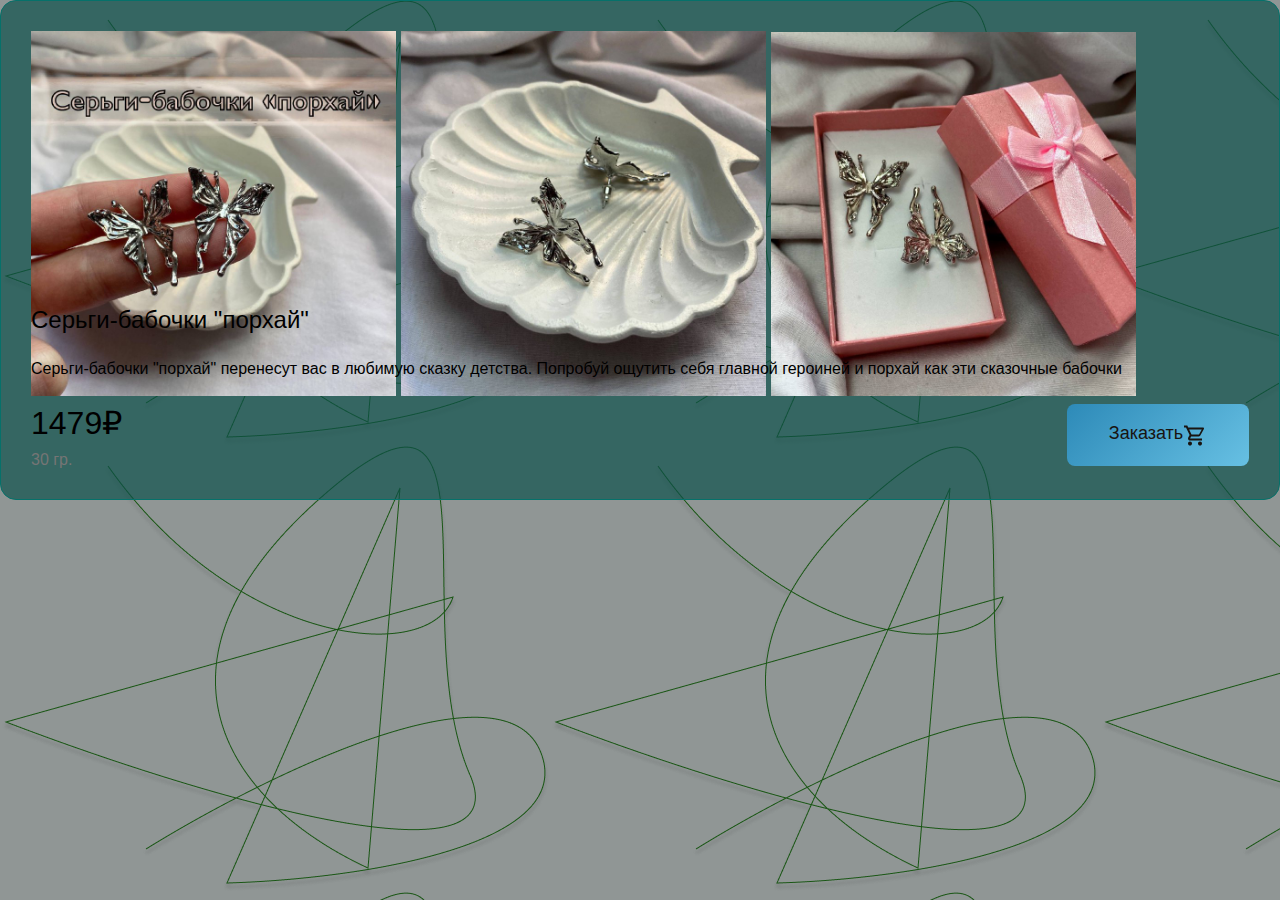
<file: butterfly_fairy.html>
<!DOCTYPE html>
<html lang="en">

<head>
    <meta charset="UTF-8">
    <meta name="viewport" content="width=device-width, initial-scale=1.0">
    <title>Сказочные серьги-бабочки</title>
    <link rel="stylesheet" href="styles/styles.css">
</head>

<body>
    <div class="products-item">
        <div class="products-item-image"><img src="images/butterfly_fairy.jpg" width="30%" alt="Jewelry 5">
        <img src="images/butterfly_fairy2.jpg" width="30%" alt="Jewelry 5">
        <img src="images/butterfly_fairy3.jpg" width="30%" alt="Jewelry 5">
        </div>
        <div class="products-item-title">Серьги-бабочки "порхай"</div>
        <div class="products-item-text">Серьги-бабочки "порхай" перенесут вас в любимую сказку детства. 
            Попробуй ощутить себя главной героиней и порхай как эти сказочные бабочки</div>
        <div class="products-item-extra">
            <div class="products-item-info">
                <div class="products-item-price" data-base-price="1479">1479₽</div>
                <div class="products-item-weight">30 гр.</div>
            </div>
            <div class="products-item-action">
                <button class="button product-button">
                    <span>Заказать</span>
                    <span><svg width="24" height="25" viewBox="0 0 24 25" fill="none"
                            xmlns="http://www.w3.org/2000/svg">
                            <path
                                d="M17 18.5C17.5304 18.5 18.0391 18.7107 18.4142 19.0858C18.7893 19.4609 19 19.9696 19 20.5C19 21.0304 18.7893 21.5391 18.4142 21.9142C18.0391 22.2893 17.5304 22.5 17 22.5C16.4696 22.5 15.9609 22.2893 15.5858 21.9142C15.2107 21.5391 15 21.0304 15 20.5C15 19.39 15.89 18.5 17 18.5ZM1 2.5H4.27L5.21 4.5H20C20.2652 4.5 20.5196 4.60536 20.7071 4.79289C20.8946 4.98043 21 5.23478 21 5.5C21 5.67 20.95 5.84 20.88 6L17.3 12.47C16.96 13.08 16.3 13.5 15.55 13.5H8.1L7.2 15.13L7.17 15.25C7.17 15.3163 7.19634 15.3799 7.24322 15.4268C7.29011 15.4737 7.3537 15.5 7.42 15.5H19V17.5H7C6.46957 17.5 5.96086 17.2893 5.58579 16.9142C5.21071 16.5391 5 16.0304 5 15.5C5 15.15 5.09 14.82 5.24 14.54L6.6 12.09L3 4.5H1V2.5ZM7 18.5C7.53043 18.5 8.03914 18.7107 8.41421 19.0858C8.78929 19.4609 9 19.9696 9 20.5C9 21.0304 8.78929 21.5391 8.41421 21.9142C8.03914 22.2893 7.53043 22.5 7 22.5C6.46957 22.5 5.96086 22.2893 5.58579 21.9142C5.21071 21.5391 5 21.0304 5 20.5C5 19.39 5.89 18.5 7 18.5ZM16 11.5L18.78 6.5H6.14L8.5 11.5H16Z"
                                fill="#191411" />
                        </svg></span>
                </button>
            </div>
        </div>
    </div>

</body>

</html>
</file>
<file: styles/styles.css>
* {
    margin: 0;
    padding: 0;
}

@font-face {
    font-family: 'Prosto One', sans-serif;
    src: url("../fonts/Gilroy-Semibold.ttf");
}

@font-face {
    font-family: 'Prosto One', sans-serif;
    src: url("../fonts/Merriweather-Black.ttf");
}

input, textarea {max-width:100%}

body {
    background-color: #909695;
    background-image: url(../images/Vector1.png);
    /* height: 100vh; */
    /* border-image-width: 100%; */
    /* background-size: cover; */
    /* background-position: center; */
    font-family: 'Prosto One', sans-serif;
    font-optical-sizing: auto;
}

/* Container */
.container {
    max-width: 1200px;
    margin: 0 auto;
}

/* Style buttons */
.btn {
    background-color: DodgerBlue; /* Blue background */
    border: none; /* Remove borders */
    color: white; /* White text */
    padding: 12px 16px; /* Some padding */
    font-size: 16px; /* Set a font size */
    cursor: pointer; /* Mouse pointer on hover */
}

/* Darker background on mouse-over */
.btn:hover {
    background-color: RoyalBlue;
}

.button {
    background: linear-gradient(135deg, #2d8ab8 0%, #67c0e3 100%);
    border-radius: 8px;
    width: 260px;
    height: 62px;
    padding: 19px;
    box-sizing: border-box;
    display: flex;
    justify-content: center;
    border: 0;
    cursor: pointer;
    outline: none;
    color: #191411;
    font-size: 18px;

}

.button:hover {
    background: linear-gradient(135deg, #0d968a 0%, #46d4b8 100%);
}

.main {
    background-color: #858b8a;
    background-image: url(../images/Vector1.png);
    border-image-width: 100%;
    background-position: top center;
    overflow: hidden;
    height: auto;
}

.common-title {
    font-family: 'Prosto One', sans-serif;
    font-size: 64px;
    line-height: 80px;
    text-align: center;
    letter-spacing: 0.03em;
    text-transform: uppercase;
}

.header {
    padding: 40px 0;
    background:50%;
    background-size: contain;
}

.header .container {
    display: flex;
    align-items: center;
    background:50%;
    background-size: contain;
}

.logo img{
    vertical-align: bottom;
    width: 80px;
    border-radius: 60%;
}

.menu {
    margin-left: 191px;
}

.menu-list {
    list-style: none;
    display: flex;
}

.menu-item {
    margin-right: 88px;
}

.menu-item a {
    color: white;
    font-size: 18px;
    text-decoration: none;
    cursor: pointer;
}

.menu-item a:hover {
    border-bottom: 1px solid white;
}

.currency {
    border: 1px solid #fff;
    padding: 13px 0;
    box-sizing: border-box;
    border-radius: 5px;
    width: 45px;
    height: 45px;
    text-align: center;
    margin-left: auto;
    cursor: pointer;
    user-select: none;
}

.main-content {
    padding-top: 103px;
    padding-bottom: 199px;
}

.main-content .container {
    position: relative;
}

.main-info {
    max-width: 608px;
}

.main-small-info {
    background: #fc5f5ff4;
    border-radius: 100px;
    padding: 12px 16px;
    display: inline-block;
    font-size: 18px;
    color: #65ef10;
}

.main-title {
    font-size: 120px;
    font-family: 'Prosto One', sans-serif;
    line-height: 156px;
    letter-spacing: 3.6px;
    text-transform: uppercase;
    margin-bottom: 56px;
}

.main-text {
    font-size: 24px;
    line-height: 29px;
    margin-bottom: 56px;
}

.main-image {
    position: absolute;
    top: -123px;
    left: calc(100% - 991px);
}

/* .why {
    background-image: url('../images/whybg.png');
    background-position: top center;
    background-size: initial;
    padding-bottom: 180px;
} */

/* .why-items {
    margin-top: 60px;
    display: grid;
    gap: 100px;
    grid-template-columns: repeat(3, 312px);
    justify-content: center;
} */

/* .why-item {
    text-align: center;
} */

/* .why-item-title {
    font-size: 24px;
    line-height: 29px;
    padding: 24px 0;
} */

/* .why-item-text {
    font-size: 16px;
    line-height: 140%;
} */

/* .products {
    background-image: url('../images/background.png');
    background-position: top center;
    background-size: 1400px;
    padding-bottom: 180px;
} */

.products-items {
    display: grid;
    grid-template-columns: repeat(3, 384px);
    gap: 24px;
    margin-top: 60px;
}

.products-item {
    padding: 30px;
    background-color: rgba(11, 80, 75, 0.685);
    border-radius: 16px;
    border: 1px solid rgb(6, 113, 106);
}

.products-item-image {
    height: 250px;
}

.products-item-image img {
    max-width: 100%;
}

.products-item-title {
    font-size: 24px;
    line-height: 29px;
    margin: 24px 0;
}

.products-item-text {
    font-size: 16px;
    line-height: 140%;
    margin-bottom: 24px;
}

.products-item-extra {
    display: flex;
    justify-content: space-between;
}

.products-item-price {
    font-size: 32px;
    line-height: 39px;
    margin-bottom: 8px;
}

.products-item-weight {
    font-size: 16px;
    line-height: 18px;
    color: #757575;
}

.product-button {
    display: flex;
    justify-content: center;
    width: 182px;
    height: 62px;
}

.button .product-button span:first-child {
    margin-bottom: 18px;
}

.order {
    background-image: url(../images/Vector1.png);
    background-color: rgb(106, 134, 133);
    background-position: absolute;
    /* background-repeat: no-repeat; */
    padding-bottom: 1%;
    overflow: hidden;
}

.order .container {
    position: right;
}

.order-image {
    position: left;
    top: 50;
    right: calc(40% - 240px);
    z-index: 1;
    /* width: 20%; */
}

.order-form {
    border-radius: 16px;
    border: 1px solid #00263a;
    background: rgba(11, 80, 75, 0.685);
    margin-top: 60px;
    width: 426px;
    padding: 60px 40px;
    box-sizing: border-box;
    margin-left: 674px;
}

.order-form-text {
    font-size: 24px;
    line-height: 29px;
    text-align: center;
}

.order-form-inputs {
    display: flex;
    flex-direction: column;
    margin-top: 40px;
}

.order-form-input {
    width: 344px;
    height: 62px;
    background: linear-gradient(95.61deg, #15f4cb 0%, #52eecc 100%);
    border-radius: 8px;
    margin-bottom: 20px;
    display: flex;
    align-items: center;
    justify-content: center;
}

.order-form-input input {
    padding: 16px 10px;
    background: #16211f;
    border-radius: 8px;
    color: white;
    width: 342px;
    height: 60px;
    box-sizing: border-box;
    outline: none;
    border: 1px solid transparent;
}

.order-form-inputs .button {
    width: 344px;
    height: 62px;
}

.footer {
    padding: 60px 0;
}

.footer .container {
    display: flex;
    align-items: center;
    justify-content: space-between;
}

.rights {
    font-size: 16px;
    line-height: 20px;
}
</file>
